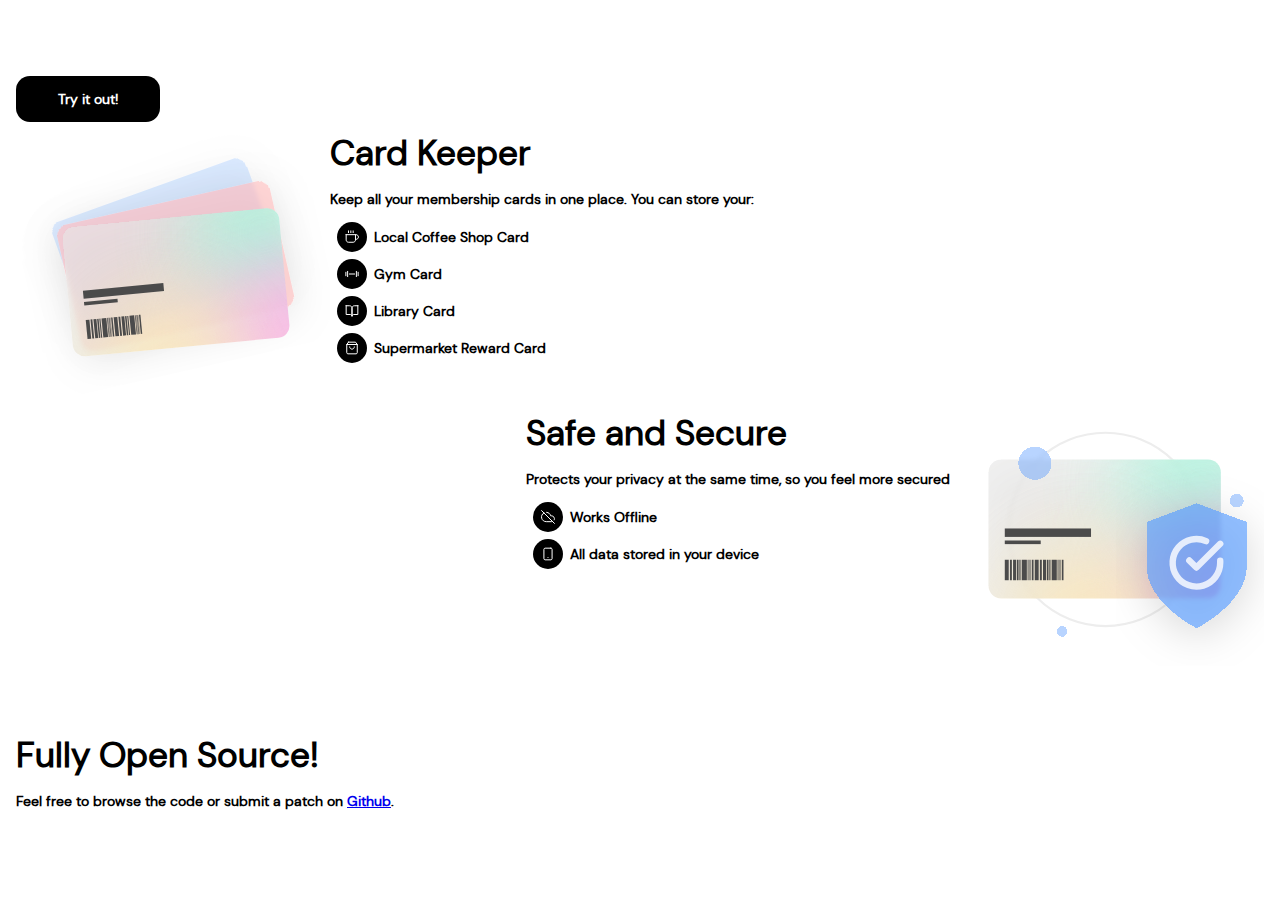
<file: about.html>
<!DOCTYPE html>
<html lang="en">
	<head>
		<meta charset="UTF-8">
		<title>Card Keeper - Safely keep all your membership cards in one place</title>
		<meta name="description" content="Store your loyalty and membership cards securely, works offline and no sign-up.">
		<meta name="viewport" content="width=device-width, initial-scale=1">

		<link rel="manifest" href="manifest.json">
		<link rel="icon" href="/icons/favicon.svg" type="image/svg+xml">
		<meta name="theme-color" content="#ffffff">
		<link rel="apple-touch-icon" href="/icons/home-192.png">

		<meta name="twitter:card" content="summary" />
		<meta name="twitter:creator" content="@simonmales" />
		<meta property="og:type" content="website" />
		<meta property="og:url" content="https://cardkeeper.org/" />
		<meta property="og:title" content="Card Keeper" />
		<meta property="og:description" content="Safely keep all your membership cards in one place" />
		<meta property="og:image" content="https://cardkeeper.org/icons/home-192.png" />

		<base href="/">

		<link rel="stylesheet" href="style/index.css">
		<style>
			main {
				display: flex;
				margin: 0 auto;
				max-width: 500px;
				justify-content: center;
				align-content: center;
			}
			section {
				display: flex;
				flex-direction: column;
			}
			@media (min-width: 800px) {
				main {
					max-width: 1300px;
				}
				section:nth-of-type(2n) {
					flex-direction: row-reverse;
				}
				section:nth-of-type(2n + 1) {
					flex-direction: row;
				}
			}
			ul {
				padding: 0;
			}
			li {
				list-style: none;
				display: flex;
				align-items: center;
				gap: 0.5em;
				margin: 0.5em;
			}
			.try-link {
				display: inline-block;
				text-decoration: none;
				color: white;
				background: black;
				border-radius: 1em;
				padding: 1em 3em;
				align-self: flex-start;
			}
			.tri-link::before {
				content: "←";
			}
		</style>
	</head>
	<body>
		<main>
			<a class="try-link" href="/">Try it out!</a>
			<section>
				<img width="314" height="272" src="/assets/onboard1.svg" alt="">
				<div>
					<h1>Card Keeper</h1>
					<p>Keep all your membership cards in one place. You can store your:</p>
					<ul>
						<li>
							<img width="30" height="30" src="/assets/coffee-icon.svg">
							Local Coffee Shop Card
						</li>
						<li>
							<img width="30" height="30" src="/assets/gym-icon.svg">
							Gym Card
						</li>
						<li>
							<img width="30" height="30" src="/assets/library-icon.svg">
							Library Card
						</li>
						<li>
							<img width="30" height="30" src="/assets/grocery-icon.svg">
							Supermarket Reward Card
						</li>
					</ul>
				</div>
			</section>
			<section>
				<img width="314" height="272" src="/assets/onboard2.svg" alt="">
				<div>
					<h1>Safe and Secure</h1>
					<p>Protects your privacy at the same time, so you feel more secured</p>
					<ul>
						<li>
							<img width="30" height="30" src="/assets/offline-icon.svg">
							Works Offline
						</li>
						<li>
							<img width="30" height="30" src="/assets/device-icon.svg">
							All data stored in your device
						</li>
					</ul>
				</div>
			</section>
			<section style="flex-direction: column; margin-top: 3em;">
				<h1>Fully Open Source!</h1>
				<p>Feel free to browse the code or submit a patch on <a href="https://github.com/sime/cardkeeper">Github</a>.</p>
			</section>
		</main>
	</body>
</html>
</file>
<file: style/index.css>
@font-face {
	font-family: "DM Sans";
	src: url("/assets/DMSans-Regular.ttf");
}
.about-icon {
	position: absolute;
	right: 0;
	top: 0;
	padding: 1em;
}
html, body {
	font-family: "DM Sans", sans-serif;
	margin: 0;
	padding: 0;
	width: 100%;
	height: 100%;
	font-size: 14px;
	font-weight: 700;
	-webkit-user-select: none;
	-moz-user-select: none;
	-ms-user-select: none;
	user-select: none;
}
.card-value {
	-webkit-user-select: all;
	-moz-user-select: all;
	-ms-user-select: all;
	user-select: all;
}
h1, h2, h3, h4, h5, h6 {
	margin: unset;
}
canvas {
	box-sizing: border-box;
	display: block;
	padding: 40px;
	width: 80vmin;
	max-width: 100%;
	image-rendering: pixelated;
	image-rendering: crisp-edges;
}

h1 {
	font-size: 35px;
}

main {
	display: flex;
	box-sizing: border-box;
	flex-direction: column;
	gap: 8px;
	justify-content: space-between;
	padding: 16px;
	min-height: 100%;
	box-sizing: border-box;
	font-weight: 700;
	align-items: stretch;
}
main.onboarding {
	justify-content: center;
}

button:not(#card-color, .cancel-btn) {
	padding: .5em 2em;
	font-size: 16px;
	background-color: black;
	display: flex;
	border: none;
	border-radius: 40px;
	height: 60px;
	padding: 16px;
	/* width: unset; */
	color: white;
	align-items: center;
	font-weight: bold;
	align-content: center;
	box-sizing: border-box;
	justify-content: space-between;
}

/* Color picking */
fieldset {
	margin: unset;
	padding: unset;
	border: unset;
	display: grid;
	grid-template-columns: 1fr 1fr;
	grid-auto-flow: row;
	gap: 24px;
}
input[type="radio"] {
	appearance: none;
	position: absolute;
}

.color-picker label {
	display: flex;
	background-color: var(--picker-color);
	height: 40px;
	border-radius: 4px;
	justify-content: center;
	align-items: center;
	color: rgb(0 0 0 / 60%);
}
.color-picker :checked + label {
	outline: 2px solid black;
	outline-offset: 8px;
}

#onboard-container li {
	list-style: none;
	display: flex;
	align-items: center;
	gap: 14px;
	margin-block: 8px;
}

#onboard-container ul {
	padding: 0;
}

#onboard-container {
	display: grid;
	align-items: stretch;
	grid-template-rows: 1fr;
	grid-auto-columns: 100%;
	grid-auto-flow: column;
	overflow-x: scroll;
	scroll-snap-type: x mandatory;
	scroll-behavior: smooth;
	scrollbar-color: transparent transparent;
	scrollbar-width: thin;
}
#onboard-container::-webkit-scrollbar {
	/* Hide the scrollbar on the #onboard-container */
	background-color: transparent;
}

#onboard-container section {
	scroll-snap-align: center;
	margin: 0 40px;
	margin-bottom: 0;
	scroll-snap-stop: always;
	font-weight: initial;
}

.doohicky {
	display: flex;
	flex-direction: row;
	align-content: center;
	justify-content: center;
	gap: 4px;
}

.doohicky div {
	height: 8px;
	width: 8px;
	background-color: #c4c4c4;
	border-radius: 4px;
	transition: width 0.5s, background-color 0.25s;
}
.doohicky .active {
	background-color: #4D94FF;
	width: 24px;
}

p.perm-warning {
	color: #909090;
	visibility: hidden;
	margin: 0 40px;
}
.card-list {
	flex: 1 1;
	display: flex;
	overflow-y: auto;
	padding: 0;
	color: white;
	gap: 23px;
	flex-direction: column;
}
.card-list li {
	list-style: none;
	border-radius: 16px 16px 0 0;
	padding: 28px 19px 19px 19px;
}
.card-list [data-cardid] {
	/* Stack the circles ontop of the card's color */
	background: url("/assets/card-half.svg"), var(--card-color, #0031af);
	background-blend-mode: screen;
	background-size: cover;
}

.card-list h2 {
	text-align: unset;
}

#onboard-container h1 {
	text-align: center;
}

.saved-notif {
	background-color: #4D94FF;
	border-radius: 20px;
	padding: 8px 24px;
	color: white;
	font-weight: bold;
	align-self: center;
	flex-basis: content;
	margin: 0;
}

.card-preview {
	background: url(/assets/card-full.svg), var(--card-color, blue);
	width: 343px;
	aspect-ratio: 343 / 192;background-blend-mode: screen;
	/* height: 192px; */
	border-radius: 16px;
	display: flex;
	flex-direction: column;
	justify-content: center;
	padding: 25px;
	box-sizing: border-box;
	align-self: center;
	color: white;
	font-weight: bold;
	text-overflow: ellipsis;
	max-width: 100vmin;white-space: nowrap;
}

select, input[type="text"], button#card-color {
	padding: 8px;
	border-radius: 8px;
	appearance: none;
	background-color: white;
	border: 1px solid #8C8C8C;
}

.color-preview {
	background: url(/assets/card-half.svg), var(--picker-color);
	background-size: cover;
	background-blend-mode: screen;
	height: 85px;
	width: 343px;
	align-self: center;
	border-radius: 16px 16px 0px 0px;
}

.color-picker legend {
	text-align: center;
	font-size: 20px;
	padding-bottom: 37px;
}

.filler {
	flex-grow: 1;
}

.btn-group {
	display: flex;
	gap: 8px;
}
.btn-group button:last-of-type {
	flex-grow: 1;
}

.btn-group button:not(#card-color) {
	justify-content: center;
}

button:not(#card-color).icon-btn {
	background-color: unset;
	border: 2px solid #DFDFDF;
	aspect-ratio: 1;
}

#card-color {
	display: flex;
	color: var(--swatch-color);
	font-weight: 700;
	gap: 8px;
}
#card-color::before {
	display: inline-block;
	content: "";
	width: 32px;
	height: 16px;
	border-radius: 4px;
	background-color: var(--swatch-color);
}
#card-color::after {
	content: url(/assets/select-icon.svg);
	flex-grow: 1;
	text-align: right;
}

button.cancel-btn {
	display: flex;
	align-items: center;
	font-weight: 700;
	background: none;
	border: none;
	color: inherit;
	gap: 4px;
}

.card-display {
	display: flex;
	flex-direction: column;
	justify-content: center;
	align-items: center;
	gap: 8px;
}

.card-display p {
	margin: 0;
}

.image-capture {
	position: fixed;
	left: 0;
	top: 0;
	width: 100vw;
	height: 100vh;
	object-fit: cover;
	z-index: 1;
}

button:not(#card-color).icon-btn.sc-btn {
	background: #00000033;
	border: none;
}

.capture-overlay {
	position: fixed;
	left: 0;
	top: 0;
	width: 100vw;
	height: 100vh;
	z-index: 2;
}

p.camera-request {
	color: #BDBDBD;
	font-size: 20px;
	font-weight: 400;
	text-align: center;
	z-index: 1;
	width: 167px;
	position: fixed;
	left: 50%;
	top: 50%;
	transform: translate(-50%, -50%);
	margin: 0;
}

main.capture {
	background-color: #555;
	color: white;
	align-items: center;
}

p.capture-status {
	z-index: 3;
	margin-bottom: 150px;
}

.top-actions {
	display: flex;
	color: white;
	align-items: center;
	justify-content: space-between;
	z-index:3;
	align-self: stretch;
}

.card-data {
	text-overflow: ellipsis;
	white-space: nowrap;
	max-width: 30ch;
	overflow: hidden;
}

.card-data.no-clip {
	white-space: unset;
	text-overflow: unset;
	max-width: unset;
	word-break: break-all;
}

.card-display details {
	display: block;
	align-self: stretch;
	text-align: center;
}

.card-display summary {
	font-weight: 700;
	font-size: 25px;
}

.card-display h2 {
	font-weight: 700;
	font-size: 25px;
}

capture-overlay .view-finder {
    fill: transparent;
    stroke: red;
}

.install-prompt {
	color: #dfdfdf;
    background: url(/assets/install-prompt-background.svg);
    background-blend-mode: unset;
    background-size: cover;
    display: flex;
    align-items: center;
    justify-content: space-between;
}
div.install-prompt {
	display: none;
	grid-area: f;
	padding: 32px;
	border-radius: 16px;
}

.install-prompt button {
    background-color: unset !important;
    padding: unset !important;
    height: unset !important;
}
.editor-container {
	display: contents;
}
.desktop-images {
	display: none;
	grid-area: b;
	grid-template: "a" max-content / max-content;
}
.desktop-images > * {
	grid-area: a;
	transition: opacity 0.5s;
}

@media (min-width: 750px) {
	.top-actions {
		justify-content: center;
	}
	.cancel-btn {
		justify-content: center;
	}
	.sc-btn {
		display: none !important;
	}
	.btn-group {
		flex-direction: row-reverse;
		justify-content: flex-end;
	}
	.btn-group button:last-of-type {
		flex-grow: unset;
		width: 15em
	}
	.capture-status {
		grid-area: f;
		display: flex;
		align-items: center;
		justify-content: center;
		margin: 0 !important;
	}
	.capture-spacer {
		width: 260px;
		height: 260px;
	}
	div.install-prompt {
		display: flex;
	}
	li.install-prompt {
		display: none;
	}
	.card-display canvas {
		padding-left: 0;
		padding-right: 0;
	}
	.color-picker {
		align-self: center;
		display: flex;
		flex-wrap: wrap;
		max-width: 650px;
	}
	.color-picker label {
		width: 140px;
	}
	main.list-view, main.edit-card {
		display: grid;
		grid-template:
			"ha hb" max-content
			"c c" 1fr 
			"f f" max-content / 1fr 1fr;
		gap: 55px;
		padding: 100px;
	}
	main.edit-card {
		display: grid;
		grid-template:
			"h h" max-content
			"l r" max-content 
			"f f" max-content / max-content max-content;
		
	justify-content: center;align-content: center;}
	main.edit-card .editor-container {
		display: flex;
		flex-direction: column;
		grid-area: l;
	gap: 1em;}
	main.edit-card .cancel-btn {
		grid-area: h;
		justify-content: flex-start;
	}
	main.edit-card .card-preview {
		justify-self: center;
	}
	main.add-card {
		gap: 95px;
	}
	main:not(.edit-card, .list-view) {
		justify-content: center;
		align-content: stretch;
	}
	main.view-card {
		max-width: 415px;
		margin: 0 auto;
	}
	main > h1 {
		grid-area: ha;
	}
	main > .add-card-btn {
		grid-area: hb;
		justify-self: end;
		min-width: 300px;
	}
	.card-list {
		grid-area: c;
		display: grid;
		grid-template: max-content / 1fr 1fr;
		grid-auto-rows: max-content;
		grid-auto-flow: row;
		gap: 55px;
	}
}
@media (min-width: 1050px) {
	main.onboarding {
		display: grid;
		grid-template:
			"a b" max-content
			"c b" max-content
			"d b" max-content 
			"e b" max-content / min-content min-content;
		gap: 1em;
		padding: 50px;
		align-items: center;
		align-content: center;
		justify-content: center;
	}
	main.onboarding .desktop-images {
		display: grid;
	}
	main.onboarding .doohicky {
		grid-area: d;
		justify-content: start;
	}
	main.onboarding section > img {
		display: none;
	}
	main.onboarding section ul {
		display: grid;
		gap: 1em;
		grid-template: max-content / 1fr 1fr;
	}
	main.onboarding section {
		margin: 0 !important;
	}
	main.onboarding button {
		width: 300px;
	}
}
@media (min-width: 1400px) {
	main.list-view {
		padding: 176px;
	}
	.card-list {
		grid-template: max-content / 1fr 1fr 1fr;
	}
}
</file>
